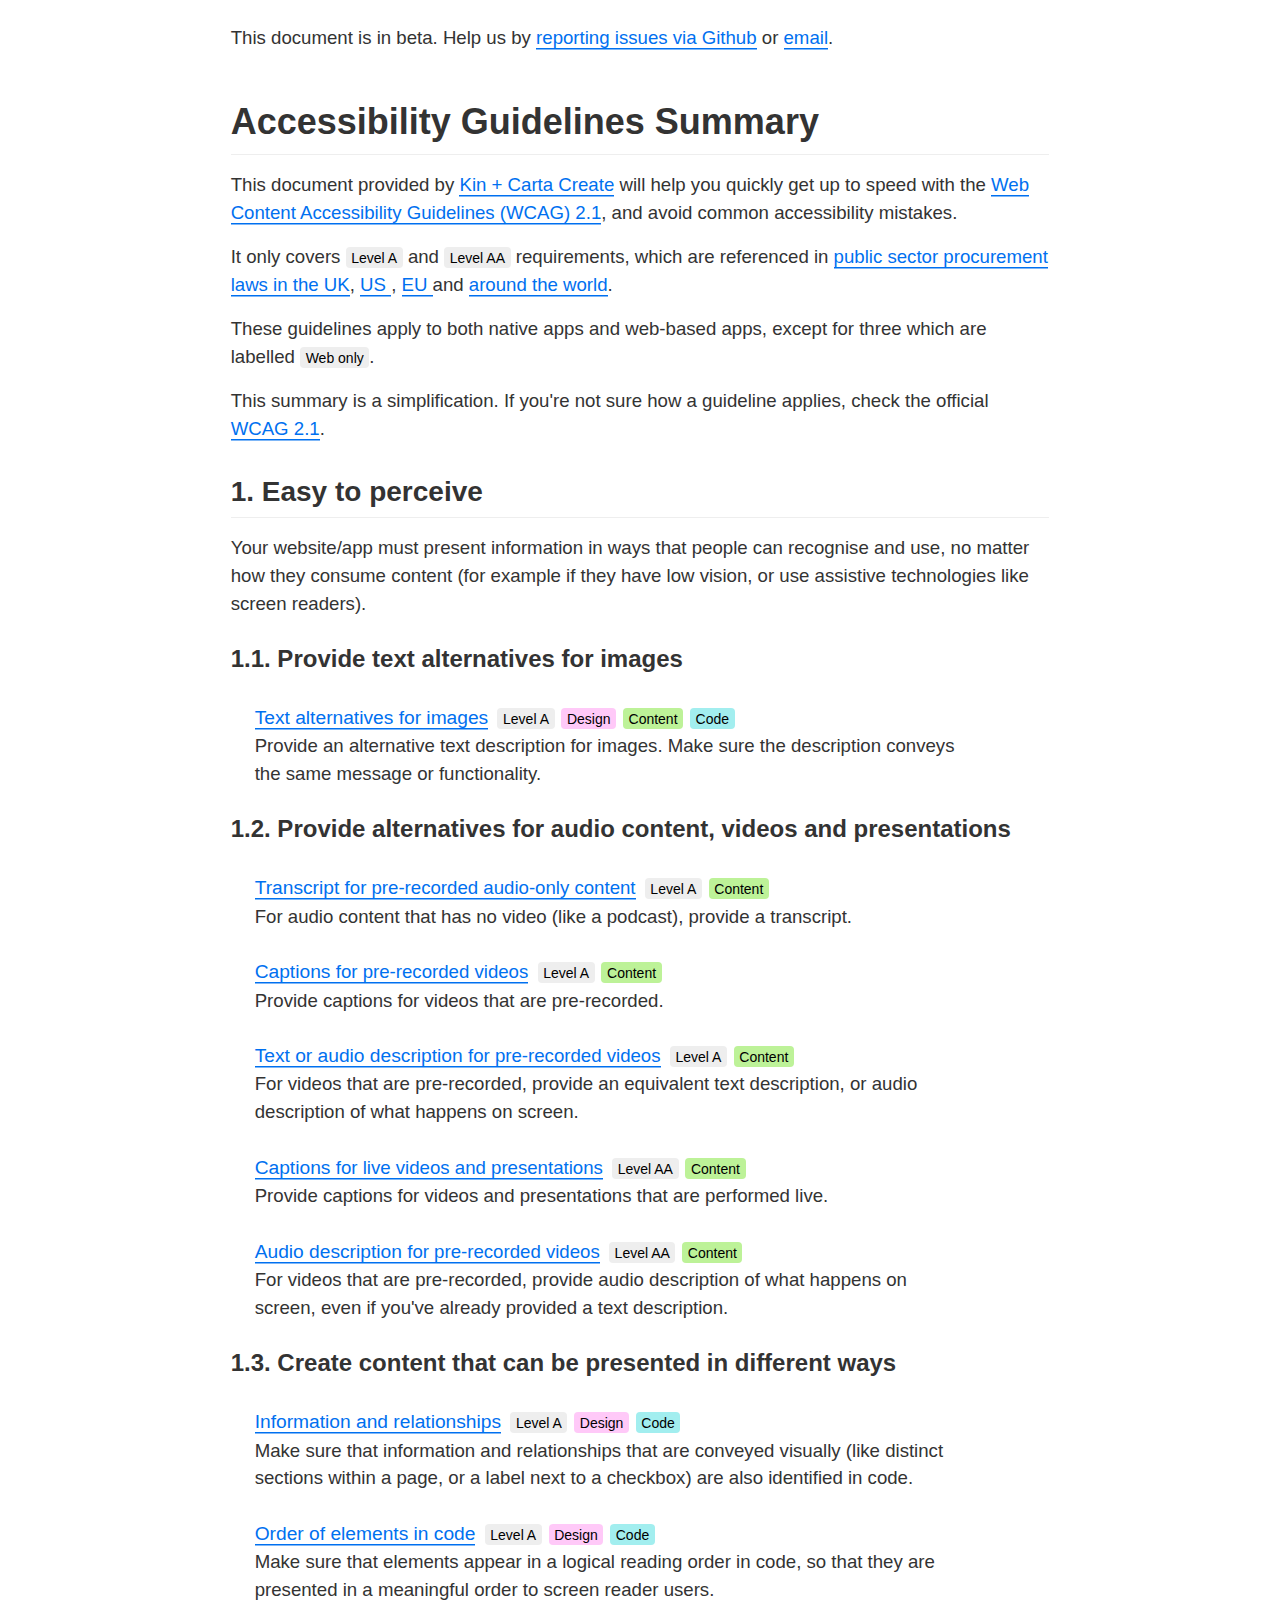
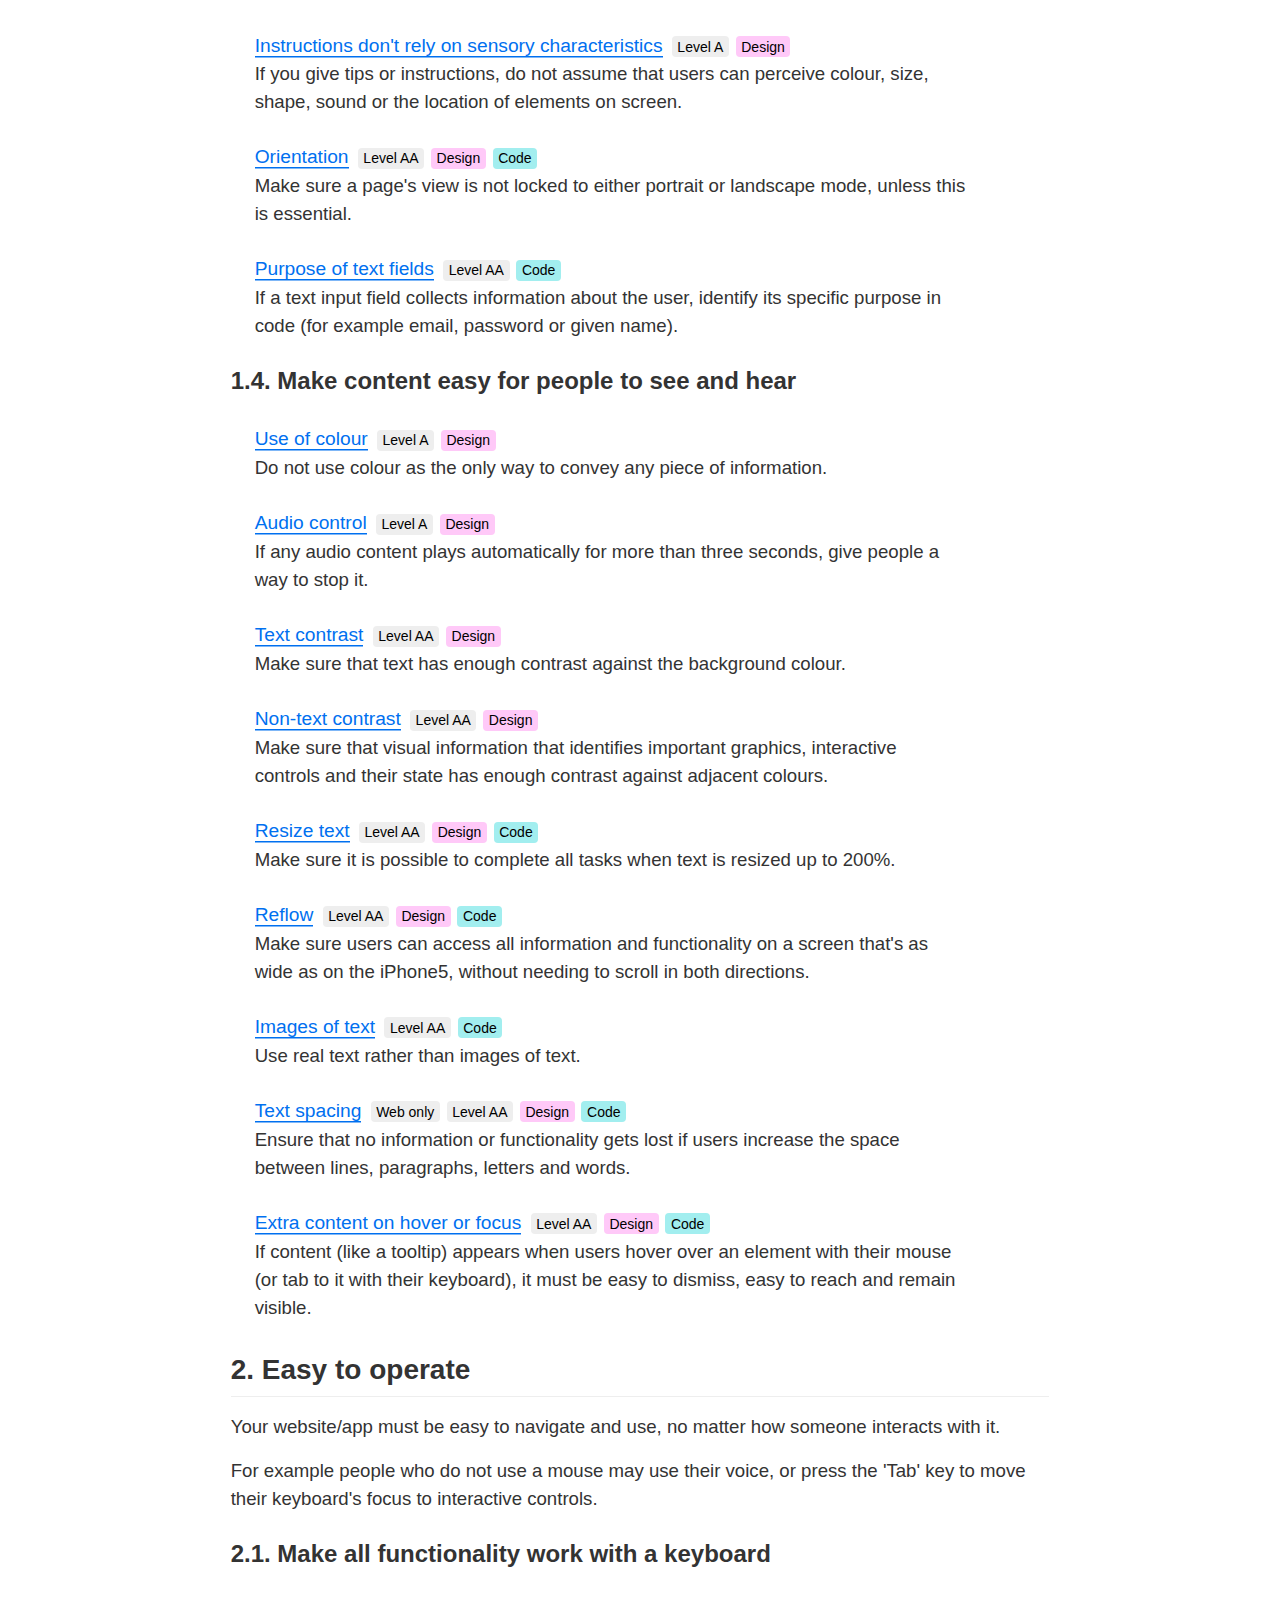
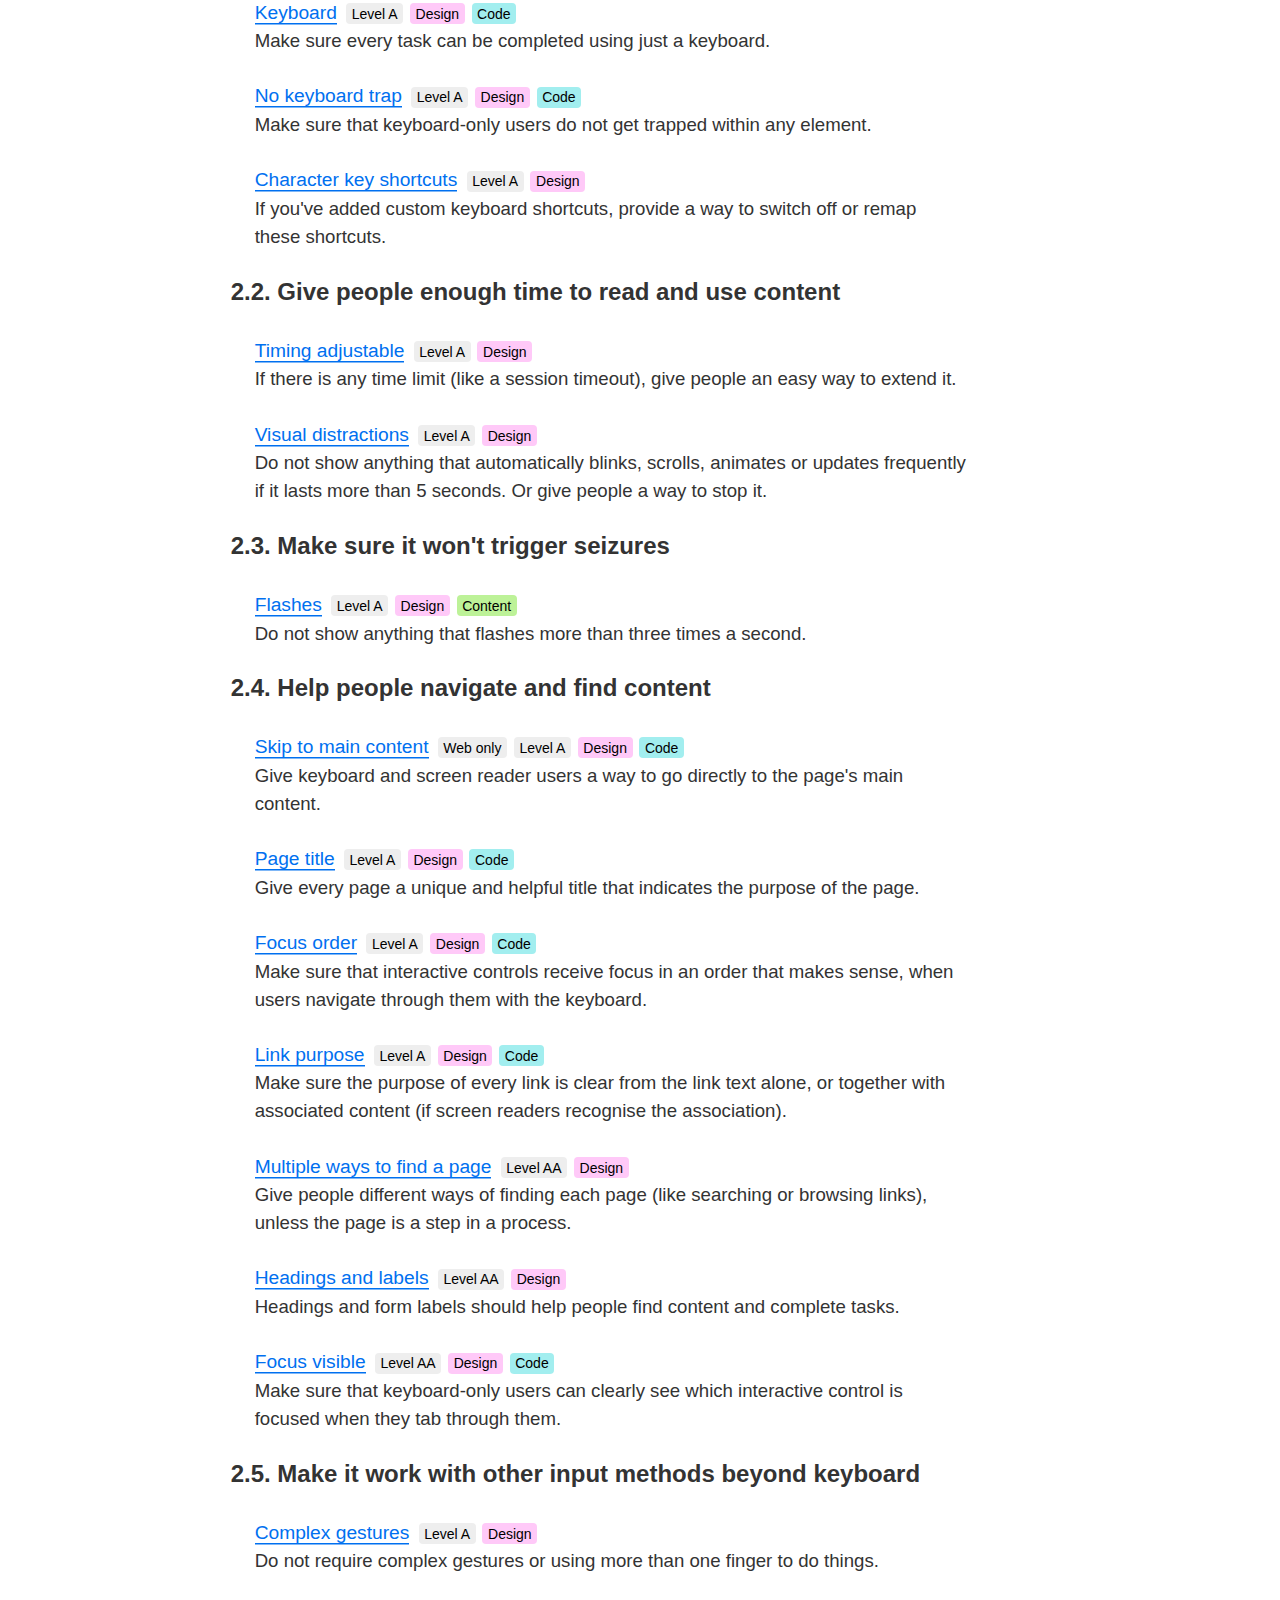
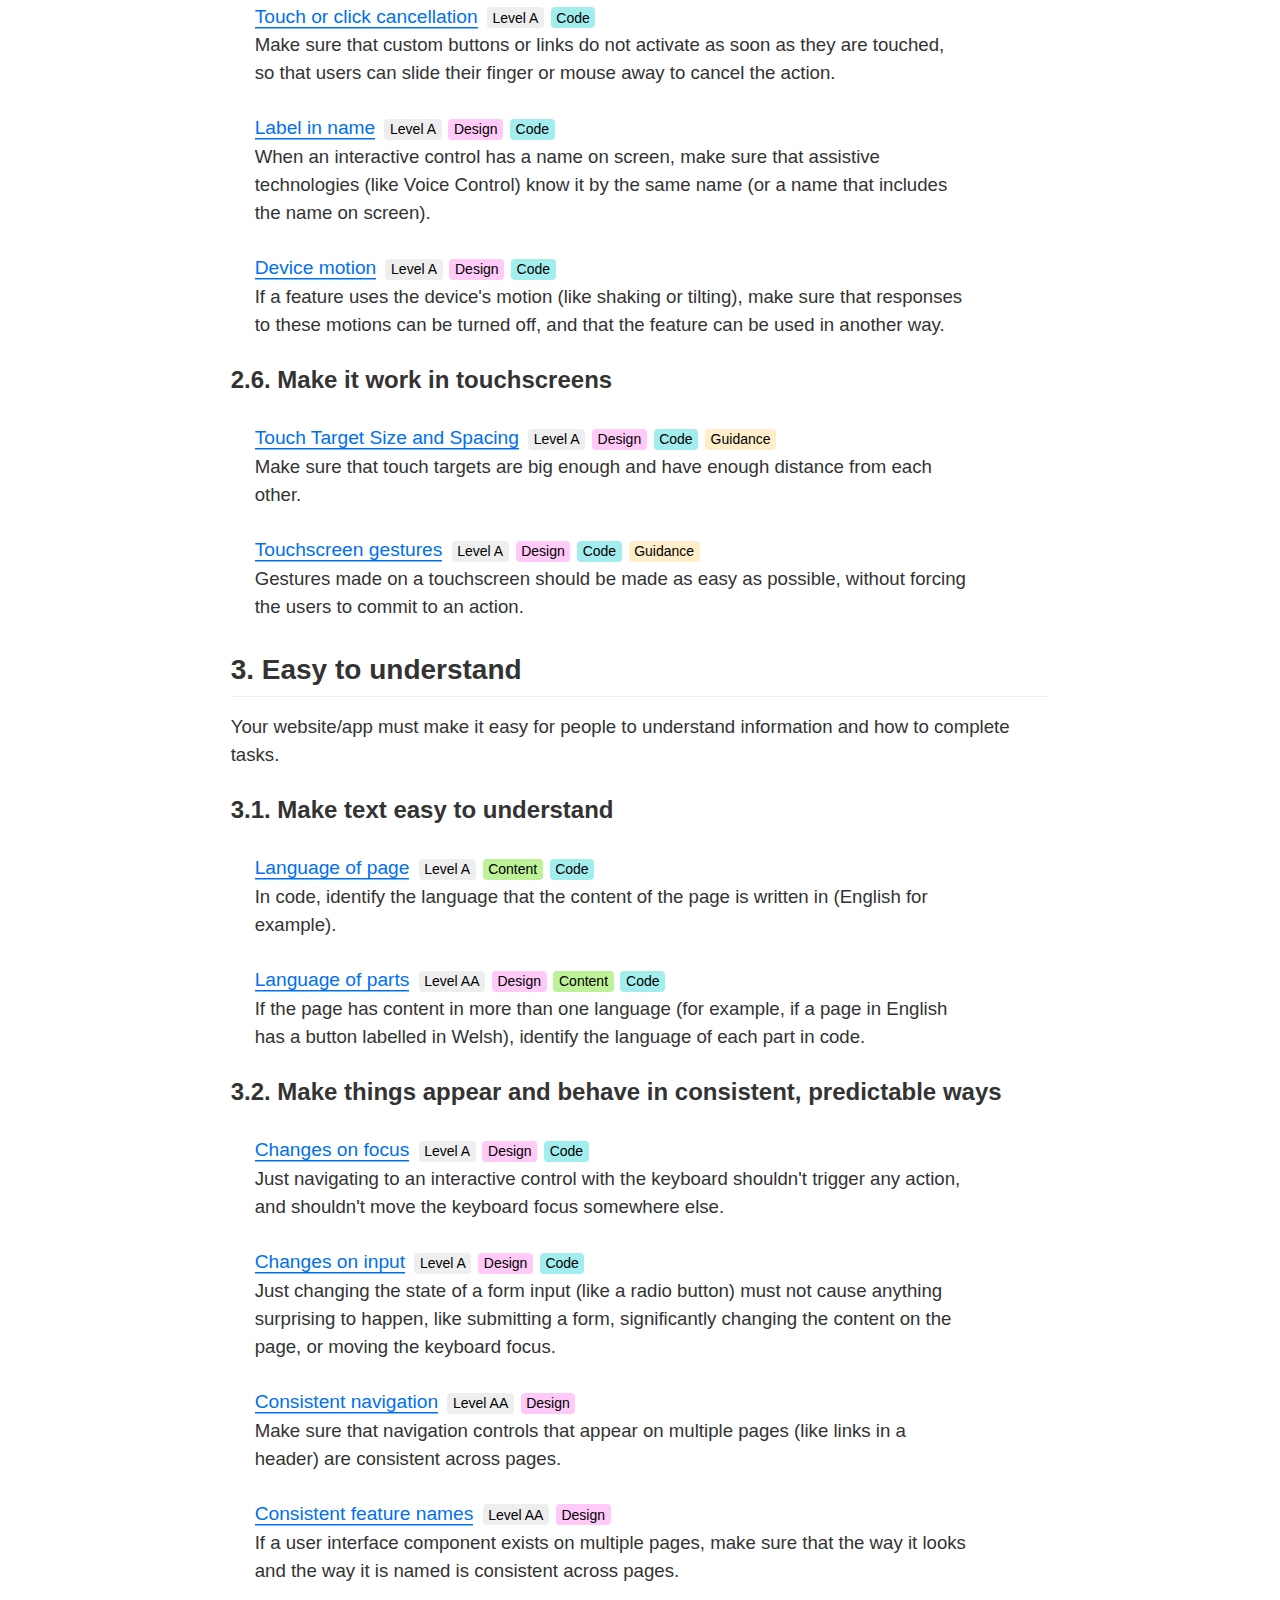
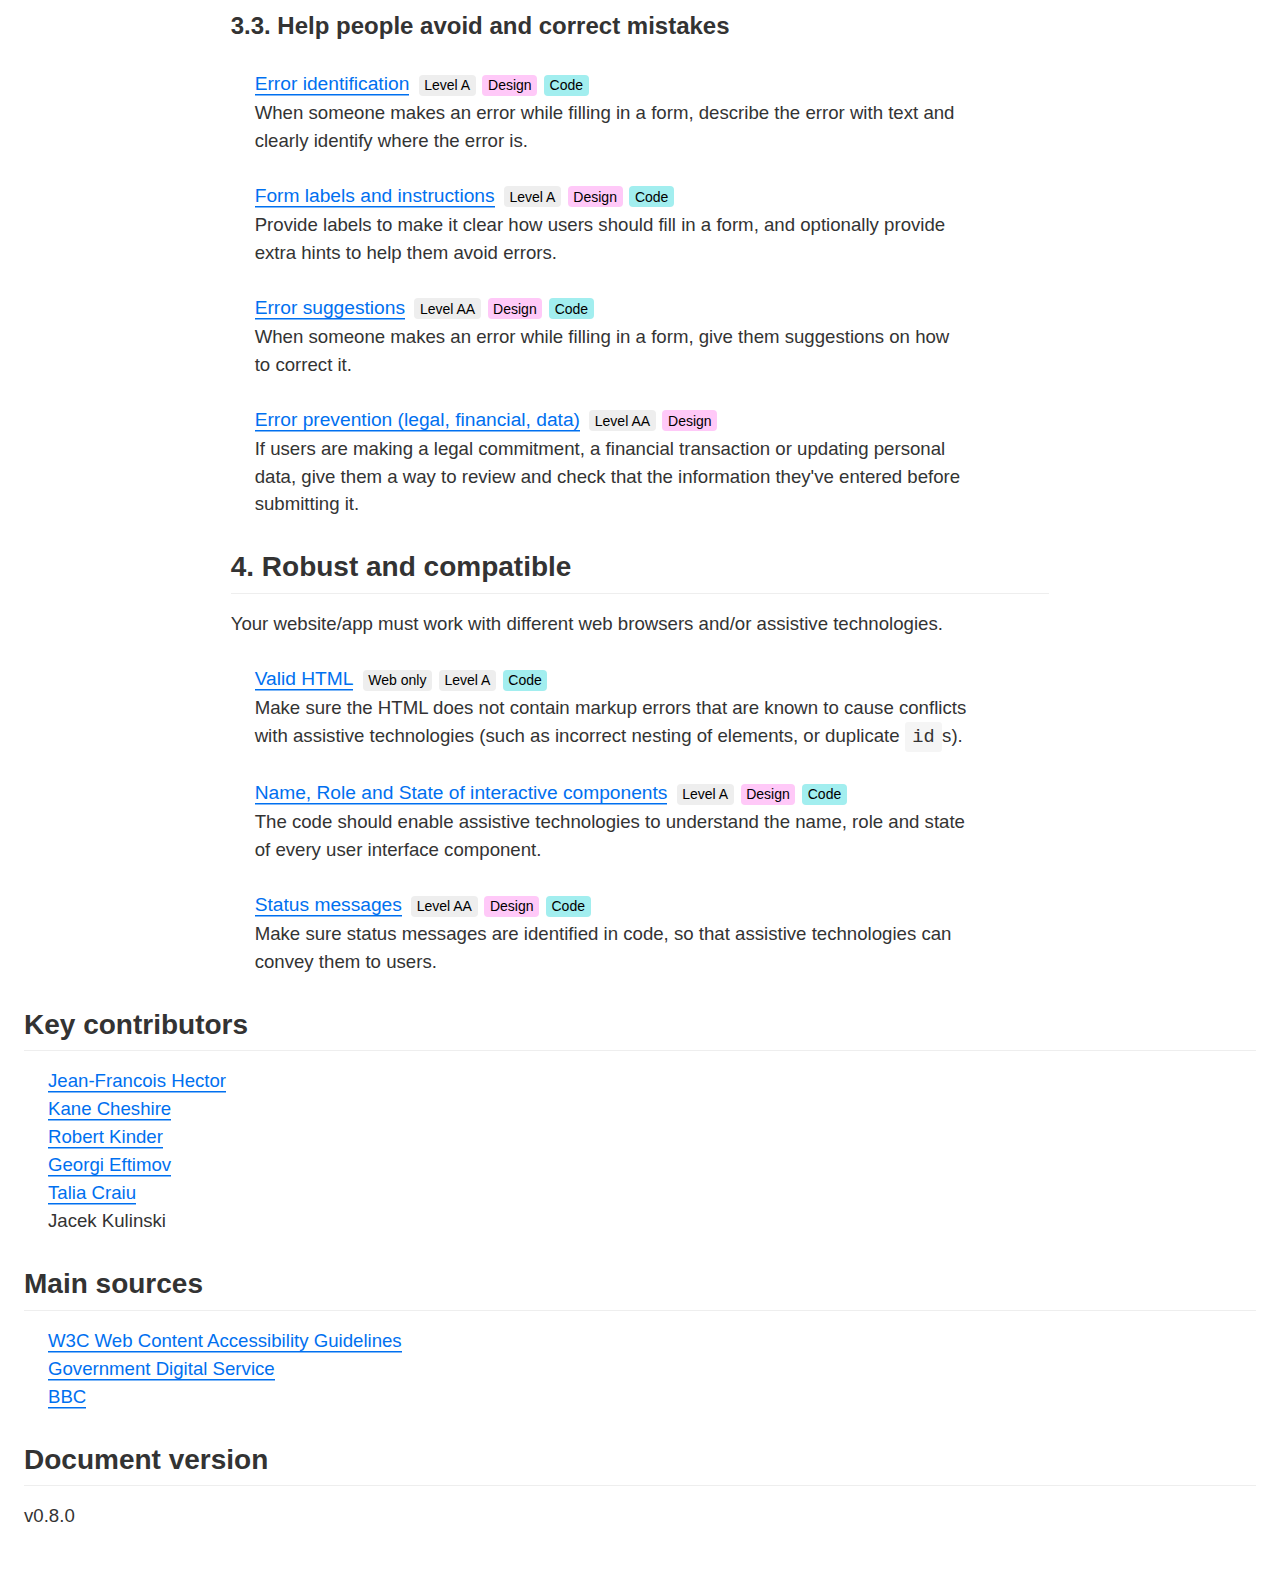
<file: index.html>
<!DOCTYPE html>
<html lang="en">
  <head>
    <title>Accessibility Guidelines Summary</title>
    <meta charset="utf-8">
    <meta name="viewport" content="width=device-width, initial-scale=1">
    <link rel="stylesheet" href="./styles.css">
  </head>

  <body>
    <header>
      <p>This document is in beta. Help us by <a href="https://github.com/theappbusiness/accessibility-guidelines">reporting issues via Github</a> or <a href="mailto:a11y@kinandcarta.com">email</a>.</p>
            
      <h1>Accessibility Guidelines Summary</h1>
  
      <p>This document provided by <a href="https://www.kinandcarta.com/">Kin + Carta Create</a> will help you quickly get up to speed with the <a href="https://www.w3.org/TR/WCAG21/">Web Content Accessibility Guidelines (WCAG) 2.1</a>, and avoid common accessibility mistakes.</p>

      <p>It only covers <span class="badge badge--level">Level A</span> and <span class="badge badge--level">Level AA</span> requirements, which are referenced in <a href="https://www.gov.uk/guidance/accessibility-requirements-for-public-sector-websites-and-apps">public sector procurement laws in the UK</a>, <a href="https://en.wikipedia.org/wiki/Section_508_Amendment_to_the_Rehabilitation_Act_of_1973">US <span class="!visually-hidden">public sector procurement laws</span></a>, <a href="http://mandate376.standards.eu/standard/technical-requirements/#9">EU <span class="!visually-hidden">public sector procurement laws</span></a> and <a href="https://www.w3.org/WAI/policies/"><span class="!visually-hidden">public sector procurement laws </span>around the world</a>.
  
      <p>These guidelines apply to both native apps and web-based apps, except for three which are labelled <span class="badge badge--web-only">Web only</span>.</p>

      <p>This summary is a simplification. If you're not sure how a guideline applies, check the official <a href="https://www.w3.org/TR/WCAG21/">WCAG 2.1</a>.</p>
    </header>

    <main>
      <section aria-labelledby="principle_1_header">
        <h2 id="principle_1_header">1. Easy to perceive</h2>
  
        <p>Your website/app must present information in ways that people can recognise and use, no matter how they consume content (for example if they have low vision, or use assistive technologies like screen readers).</p>
  
        <h3 id="1_1_heading">1.1. Provide text alternatives for images</h3>
  
        <ul aria-labelledby="1_1_heading">
          <li class="guideline">
            <a href="./guidelines/1.1.1.html">Text alternatives for images</a>
            <ul class="badges">
              <li class="badge badge--level">Level A</li>
              <li class="badge badge--design">Design</li>
              <li class="badge badge--content">Content</li>
              <li class="badge badge--code">Code</li>
            </ul>
            <div>Provide an alternative text description for images. Make sure the description conveys the same message or functionality.</div>
          </li>
        </ul>
  
        <h3 id="1_2_heading">1.2. Provide alternatives for audio content, videos and presentations</h3>
  
        <ul aria-labelledby="1_2_heading">
          <li class="guideline">
            <a href="./guidelines/1.2.1-audio-only.html">Transcript <span class="!font-weight-400">for pre-recorded audio-only content</span></a>
            <ul class="badges">
              <li class="badge badge--level">Level A</li>
              <li class="badge badge--content">Content</li>
            </ul>
            <div>For audio content that has no video (like a podcast), provide a transcript.</div>
          </li>
  
          <li class="guideline">
            <a href="./guidelines/1.2.2.html">Captions <span class="!font-weight-400">for pre-recorded videos</span></a>
            <ul class="badges">
              <li class="badge badge--level">Level A</li>
              <li class="badge badge--content">Content</li>
            </ul>
            <div>Provide captions for videos that are pre-recorded.</div>
          </li>
  
          <li class="guideline">
            <a href="./guidelines/1.2.3.html">Text or audio description <span class="!font-weight-400">for pre-recorded videos</span></a>
            <ul class="badges">
              <li class="badge badge--level">Level A</li>
              <li class="badge badge--content">Content</li>
            </ul>
            <div>For videos that are pre-recorded, provide an equivalent text description, or audio description of what happens on screen.</div>
          </li>
  
          <li class="guideline">
            <a href="./guidelines/1.2.4.html">Captions <span class="!font-weight-400">for live videos and presentations</span></a>
            <ul class="badges">
              <li class="badge badge--level">Level AA</li>
              <li class="badge badge--content">Content</li>
            </ul>
            <div>Provide captions for videos and presentations that are performed live.</div>
          </li>
  
          <li class="guideline">
            <a href="./guidelines/1.2.5.html">Audio description <span class="!font-weight-400">for pre-recorded videos</span></a>
            <ul class="badges">
              <li class="badge badge--level">Level AA</li>
              <li class="badge badge--content">Content</li>
            </ul>
            <div>For videos that are pre-recorded, provide audio description of what happens on screen, even if you've already provided a text description.</div>
          </li>
        </ul>
  
        <h3 id="1_3_heading">1.3. Create content that can be presented in different ways</h3>
  
        <ul aria-labelledby="1_3_heading">
          <li class="guideline">
            <a href="./guidelines/1.3.1.html">Information and relationships</a>
            <ul class="badges">
              <li class="badge badge--level">Level A</li>
              <li class="badge badge--design">Design</li>
              <li class="badge badge--code">Code</li>
            </ul>
            <div>Make sure that information and relationships that are conveyed visually (like distinct sections within a page, or a label next to a checkbox) are also identified in code.</div>
          </li>
  
          <li class="guideline">
            <a href="./guidelines/1.3.2.html">Order of elements in code</a>
            <ul class="badges">
              <li class="badge badge--level">Level A</li>
              <li class="badge badge--design">Design</li>
              <li class="badge badge--code">Code</li>
            </ul>
            <div>Make sure that elements appear in a logical reading order in code, so that they are presented in a meaningful order to screen reader users.</div>
          </li>
  
          <li class="guideline">
            <a href="./guidelines/1.3.3.html">Instructions don't rely on sensory characteristics</a>
            <ul class="badges">
              <li class="badge badge--level">Level A</li>
              <li class="badge badge--design">Design</li>
            </ul>
            <div>If you give tips or instructions, do not assume that users can perceive colour, size, shape, sound or the location of elements on screen.</div>
          </li>
  
          <li class="guideline">
            <a href="./guidelines/1.3.4.html">Orientation</a>
            <ul class="badges">
              <li class="badge badge--level">Level AA</li>
              <li class="badge badge--design">Design</li>
              <li class="badge badge--code">Code</li>
            </ul>
            <div>Make sure a page's view is not locked to either portrait or landscape mode, unless this is essential.</div>
          </li>
  
          <li class="guideline">
            <a href="./guidelines/1.3.5.html">Purpose of text fields</a>
            <ul class="badges">
              <li class="badge badge--level">Level AA</li>
              <li class="badge badge--code">Code</li>
            </ul>
            <div>If a text input field collects information about the user, identify its specific purpose in code (for example email, password or given name).</div>
          </li>
        </ul>
  
        <h3 id="1_4_heading">1.4. Make content easy for people to see and hear</h3>
  
        <ul aria-labelledby="1_4_heading">
            <li class="guideline">
              <a href="./guidelines/1.4.1.html">Use of colour</a>
              <ul class="badges">
                <li class="badge badge--level">Level A</li>
                <li class="badge badge--design">Design</li>
              </ul>
              <div>Do not use colour as the only way to convey any piece of information.</div>
            </li>
  
            <li class="guideline">
              <a href="./guidelines/1.4.2.html">Audio control</a>
              <ul class="badges">
                <li class="badge badge--level">Level A</li>
                <li class="badge badge--design">Design</li>
              </ul>
              <div>If any audio content plays automatically for more than three seconds, give people a way to stop it.</div>
            </li>
  
            <li class="guideline">
              <a href="./guidelines/1.4.3.html">Text contrast</a>
              <ul class="badges">
                <li class="badge badge--level">Level AA</li>
                <li class="badge badge--design">Design</li>
              </ul>
              <div>Make sure that text has enough contrast against the background colour.</div>
            </li>
  
            <li class="guideline">
              <a href="./guidelines/1.4.11.html">Non-text contrast</a>
              <ul class="badges">
                <li class="badge badge--level">Level AA</li>
                <li class="badge badge--design">Design</li>
              </ul>
              <div>Make sure that visual information that identifies important graphics, interactive controls and their state has enough contrast against adjacent colours.</div>
            </li>
  
            <li class="guideline">
              <a href="./guidelines/1.4.4.html">Resize text</a>
              <ul class="badges">
                <li class="badge badge--level">Level AA</li>
                <li class="badge badge--design">Design</li>
                <li class="badge badge--code">Code</li>
              </ul>
              <div>Make sure it is possible to complete all tasks when text is resized up to 200%.</div>
            </li>
  
            <li class="guideline">
              <a href="./guidelines/1.4.10.html">Reflow</a>
              <ul class="badges">
                <li class="badge badge--level">Level AA</li>
                <li class="badge badge--design">Design</li>
                <li class="badge badge--code">Code</li>
              </ul>
              <div>Make sure users can access all information and functionality on a screen that's as wide as on the iPhone5, without needing to scroll in both directions.</div>
            </li>

            <li class="guideline">
              <a href="./guidelines/1.4.5.html">Images of text</a>
              <ul class="badges">
                <li class="badge badge--level">Level AA</li>
                <li class="badge badge--code">Code</li>
              </ul>
              <div>Use real text rather than images of text.</div>
            </li>
  
            <li class="guideline">
              <a href="./guidelines/1.4.12.html">Text spacing</a>
              <ul class="badges">
                <span class="badge badge--web-only">Web only</span>
                <li class="badge badge--level">Level AA</li>
                <li class="badge badge--design">Design</li>
                <li class="badge badge--code">Code</li>
              </ul>
              <div>Ensure that no information or functionality gets lost if users increase the space between lines, paragraphs, letters and words.</div>
            </li>
  
            <li class="guideline">
              <a href="./guidelines/1.4.13.html">Extra content on hover or focus</a>
              <ul class="badges">
                <li class="badge badge--level">Level AA</li>
                <li class="badge badge--design">Design</li>
                <li class="badge badge--code">Code</li>
              </ul>
              <div>If content (like a tooltip) appears when users hover over an element with their mouse (or tab to it with their keyboard), it must be easy to dismiss, easy to reach and remain visible.</div>
            </li>
        </ul>
      </section>
  
      <section aria-labelledby="principle_2_header">
        <h2 id="principle_2_header">2. Easy to operate</h2>
  
        <p>Your website/app must be easy to navigate and use, no matter how someone interacts with it.</p>
  
        <p>For example people who do not use a mouse may use their voice, or press the 'Tab' key to move their keyboard's focus to interactive controls.</p>
  
        <h3 id="2_1_heading">2.1. Make all functionality work with a keyboard</h3>
  
        <ul aria-labelledby="2_1_heading">
          <li class="guideline">
            <a href="./guidelines/2.1.1.html">Keyboard</a>
            <ul class="badges">
              <li class="badge badge--level">Level A</li>
              <li class="badge badge--design">Design</li>
              <li class="badge badge--code">Code</li>
            </ul>
            <div>Make sure every task can be completed using just a keyboard.</div>
          </li>
  
          <li class="guideline">
            <a href="./guidelines/2.1.2.html">No keyboard trap</a>
            <ul class="badges">
              <li class="badge badge--level">Level A</li>
              <li class="badge badge--design">Design</li>
              <li class="badge badge--code">Code</li>
            </ul>
            <div>Make sure that keyboard-only users do not get trapped within any element.</div>
          </li>
  
          <li class="guideline">
            <a href="./guidelines/2.1.4.html">Character key shortcuts</a>
            <ul class="badges">
              <li class="badge badge--level">Level A</li>
              <li class="badge badge--design">Design</li>
            </ul>
            <div>If you've added custom keyboard shortcuts, provide a way to switch off or remap these shortcuts.</div>
          </li>
        </ul>
  
        <h3 id="2_2_heading">2.2. Give people enough time to read and use content</h3>
  
        <ul aria-labelledby="2_2_heading">
          <li class="guideline">
            <a href="./guidelines/2.2.1.html">Timing adjustable</a>
            <ul class="badges">
              <li class="badge badge--level">Level A</li>
              <li class="badge badge--design">Design</li>
            </ul>
            <div>If there is any time limit (like a session timeout), give people an easy way to extend it.</div>
          </li>
  
          <li class="guideline">
            <a href="./guidelines/2.2.2.html">Visual distractions</a>
            <ul class="badges">
              <li class="badge badge--level">Level A</li>
              <li class="badge badge--design">Design</li>
            </ul>
            <div>Do not show anything that automatically blinks, scrolls, animates or updates frequently if it lasts more than 5 seconds. Or give people a way to stop it.</div>
          </li>
        </ul>
  
        <h3 id="2_3_heading">2.3. Make sure it won't trigger seizures</h3>
  
        <ul aria-labelledby="2_3_heading">
          <li class="guideline">
            <a href="./guidelines/2.3.1.html">Flashes</a>
            <ul class="badges">
              <li class="badge badge--level">Level A</li>
              <li class="badge badge--design">Design</li>
              <li class="badge badge--content">Content</li>
            </ul>
            <div>Do not show anything that flashes more than three times a second.</div>
          </li>
        </ul>
  
        <h3 id="2_4_heading">2.4. Help people navigate and find content</h3>
  
        <ul aria-labelledby="2_4_heading">
          <li class="guideline">
            <a href="./guidelines/2.4.1.html">Skip to main content</a>
            <ul class="badges">
              <li class="badge badge--web-only">Web only</li>
              <li class="badge badge--level">Level A</li>
              <li class="badge badge--design">Design</li>
              <li class="badge badge--code">Code</li>
            </ul>
            <div>Give keyboard and screen reader users a way to go directly to the page's main content.</div>
          </li>
  
          <li class="guideline">
            <a href="./guidelines/2.4.2.html">Page title</a>
            <ul class="badges">
              <li class="badge badge--level">Level A</li>
              <li class="badge badge--design">Design</li>
              <li class="badge badge--code">Code</li>
            </ul>
            <div>Give every page a unique and helpful title that indicates the purpose of the page.</div>
          </li>
  
          <li class="guideline">
            <a href="./guidelines/2.4.3.html">Focus order</a>
            <ul class="badges">
              <li class="badge badge--level">Level A</li>
              <li class="badge badge--design">Design</li>
              <li class="badge badge--code">Code</li>
            </ul>
            <div>Make sure that interactive controls receive focus in an order that makes sense, when users navigate through them with the keyboard.</div>
          </li>
  
          <li class="guideline">
            <a href="./guidelines/2.4.4.html">Link purpose</a>
            <ul class="badges">
              <li class="badge badge--level">Level A</li>
              <li class="badge badge--design">Design</li>
              <li class="badge badge--code">Code</li>
            </ul>
            <div>Make sure the purpose of every link is clear from the link text alone, or together with associated content (if screen readers recognise the association).</div>
          </li>
  
          <li class="guideline">
            <a href="./guidelines/2.4.5.html">Multiple ways to find a page</a>
            <ul class="badges">
              <li class="badge badge--level">Level AA</li>
              <li class="badge badge--design">Design</li>
            </ul>
            <div>Give people different ways of finding each page (like searching or browsing links), unless the page is a step in a process.</div>
          </li>
  
          <li class="guideline">
            <a href="./guidelines/2.4.6.html">Headings and labels</a>
            <ul class="badges">
              <li class="badge badge--level">Level AA</li>
              <li class="badge badge--design">Design</li>
            </ul>
            <div>Headings and form labels should help people find content and complete tasks.</div>
          </li>

          <li class="guideline">
            <a href="./guidelines/2.4.7.html">Focus visible</a>
            <ul class="badges">
              <li class="badge badge--level">Level AA</li>
              <li class="badge badge--design">Design</li>
              <li class="badge badge--code">Code</li>
            </ul>
            <div>Make sure that keyboard-only users can clearly see which interactive control is focused when they tab through them.</div>
          </li>
  
        </ul>
  
        <h3 id="2_5_heading">2.5. Make it work with other input methods beyond keyboard</h3>
  
        <ul aria-labelledby="2_5_heading">
          <li class="guideline">
            <a href="./guidelines/2.5.1.html">Complex gestures</a>
            <ul class="badges">
              <li class="badge badge--level">Level A</li>
              <li class="badge badge--design">Design</li>
            </ul>
            <div>Do not require complex gestures or using more than one finger to do things.</div>
          </li>
  
          <li class="guideline">
            <a href="./guidelines/2.5.2.html">Touch or click cancellation</a>
            <ul class="badges">
              <li class="badge badge--level">Level A</li>
              <li class="badge badge--code">Code</li>
            </ul>
            <div>Make sure that custom buttons or links do not activate as soon as they are touched, so that users can slide their finger or mouse away to cancel the action.</div>
          </li>
  
          <li class="guideline">
            <a href="./guidelines/2.5.3.html">Label in name</a>
            <ul class="badges">
              <li class="badge badge--level">Level A</li>
              <li class="badge badge--design">Design</li>
              <li class="badge badge--code">Code</li>
            </ul>
            <div>When an interactive control has a name on screen, make sure that assistive technologies (like Voice Control) know it by the same name (or a name that includes the name on screen).</div>
          </li>
  
          <li class="guideline">
            <a href="./guidelines/2.5.4.html">Device motion</a>
            <ul class="badges">
              <li class="badge badge--level">Level A</li>
              <li class="badge badge--design">Design</li>
              <li class="badge badge--code">Code</li>
            </ul>
            <div>If a feature uses the device's motion (like shaking or tilting), make sure that responses to these motions can be turned off, and that the feature can be used in another way.</div>
          </li>
        </ul>

        <h3 id="2_6_heading">2.6. Make it work in touchscreens</h3>
        <ul aria-labelledby="2_6_heading">
          <li class="guideline">
            <a href="./guidelines/2.6.1.html">Touch Target Size and Spacing</a>
            <ul class="badges">
              <li class="badge badge--level">Level A</li>
              <li class="badge badge--design">Design</li>
              <li class="badge badge--code">Code</li>
              <li class="badge badge--guidance">Guidance</li>
            </ul>
            <div>Make sure that touch targets are big enough and have enough distance from each other.</div>
          </li>
          <li class="guideline">
            <a href="./guidelines/2.6.2.html">Touchscreen gestures</a>
            <ul class="badges">
              <li class="badge badge--level">Level A</li>
              <li class="badge badge--design">Design</li>
              <li class="badge badge--code">Code</li>
              <li class="badge badge--guidance">Guidance</li>
            </ul>
            <div>Gestures made on a touchscreen should be made as easy as possible, without forcing the users to commit to an action.</div>
          </li>
        </ul>

      </section>
  
      <section aria-labelledby="principle_3_heading">
        <h2 id="principle_3_heading">3. Easy to understand</h2>
  
        <p>Your website/app must make it easy for people to understand information and how to complete tasks.</p>
  
        <h3 id="3_1_heading">3.1. Make text easy to understand</h3>
  
        <ul aria-labelledby="3_1_heading">
          <li class="guideline">
            <a href="./guidelines/3.1.1.html">Language of page</a>
            <ul class="badges">
              <li class="badge badge--level">Level A</li>
              <li class="badge badge--content">Content</li>
              <li class="badge badge--code">Code</li>
            </ul>
            <div>In code, identify the language that the content of the page is written in (English for example).</div>
          </li>
  
          <li class="guideline">
            <a href="./guidelines/3.1.2.html">Language of parts</a>
            <ul class="badges">
              <li class="badge badge--level">Level AA</li>
              <li class="badge badge--design">Design</li>
              <li class="badge badge--content">Content</li>
              <li class="badge badge--code">Code</li>
            </ul>
            <div>If the page has content in more than one language (for example, if a page in English has a button labelled in Welsh), identify the language of each part in code.</div>
          </li>
        </ul>
  
        <h3 id="3_2_heading">3.2. Make things appear and behave in consistent, predictable ways</h3>
  
        <ul aria-labelledby="3_2_heading">
          <li class="guideline">
            <a href="./guidelines/3.2.1.html">Changes on focus</a>
            <ul class="badges">
              <li class="badge badge--level">Level A</li>
              <li class="badge badge--design">Design</li>
              <li class="badge badge--code">Code</li>
            </ul>
            <div>Just navigating to an interactive control with the keyboard shouldn't trigger any action, and shouldn't move the keyboard focus somewhere else.</div>
          </li>
  
          <li class="guideline">
            <a href="./guidelines/3.2.2.html">Changes on input</a>
            <ul class="badges">
              <li class="badge badge--level">Level A</li>
              <li class="badge badge--design">Design</li>
              <li class="badge badge--code">Code</li>
            </ul>
            <div>Just changing the state of a form input (like a radio button) must not cause anything surprising to happen, like submitting a form, significantly changing the content on the page, or moving the keyboard focus.</div>
          </li>
  
          <li class="guideline">
            <a href="./guidelines/3.2.3.html">Consistent navigation</a>
            <ul class="badges">
              <li class="badge badge--level">Level AA</li>
              <li class="badge badge--design">Design</li>
            </ul>
            <div>Make sure that navigation controls that appear on multiple pages (like links in a header) are consistent across pages.</div>
          </li>
  
          <li class="guideline">
            <a href="./guidelines/3.2.4.html">Consistent feature names</a>
            <ul class="badges">
              <li class="badge badge--level">Level AA</li>
              <li class="badge badge--design">Design</li>
            </ul>
            <div>If a user interface component exists on multiple pages, make sure that the way it looks and the way it is named is consistent across pages.</div>
          </li>
        </ul>
  
        <h3 id="3_3_heading">3.3. Help people avoid and correct mistakes</h3>
  
        <ul aria-labelledby="3_3_heading">
          <li class="guideline">
            <a href="./guidelines/3.3.1.html">Error identification</a>
            <ul class="badges">
              <li class="badge badge--level">Level A</li>
              <li class="badge badge--design">Design</li>
              <li class="badge badge--code">Code</li>
            </ul>
            <div>When someone makes an error while filling in a form, describe the error with text and clearly identify where the error is.</div>
          </li>
  
          <li class="guideline">
            <a href="./guidelines/3.3.2.html">Form labels and instructions</a>
            <ul class="badges">
              <li class="badge badge--level">Level A</li>
              <li class="badge badge--design">Design</li>
              <li class="badge badge--code">Code</li>
            </ul>
            <div>Provide labels to make it clear how users should fill in a form, and optionally provide extra hints to help them avoid errors.</div>
          </li>
  
          <li class="guideline">
            <a href="./guidelines/3.3.3.html">Error suggestions</a>
            <ul class="badges">
              <li class="badge badge--level">Level AA</li>
              <li class="badge badge--design">Design</li>
              <li class="badge badge--code">Code</li>
            </ul>
            <div>When someone makes an error while filling in a form, give them suggestions on how to correct it.</div>
          </li>
  
          <li class="guideline">
            <a href="./guidelines/3.3.4.html">Error prevention (legal, financial, data)</a>
            <ul class="badges">
              <li class="badge badge--level">Level AA</li>
              <li class="badge badge--design">Design</li>
            </ul>
            <div>If users are making a legal commitment, a financial transaction or updating personal data, give them a way to review and check that the information they've entered before submitting it.</div>
          </li>
        </ul>
      </section>
  
      <section aria-labelledby="principle_4_heading">
        <h2 id="principle_4_heading">4. Robust and compatible</h2>
  
        <p>Your website/app must work with different web browsers and/or assistive technologies.</p>
  
        <ul aria-labelledby="principle_4_heading">
          <li class="guideline">
            <a href="./guidelines/4.1.1.html">Valid HTML</a>
            <ul class="badges">
              <li class="badge badge--web-only">Web only</li>
              <li class="badge badge--level">Level A</li>
              <li class="badge badge--code">Code</li>
            </ul>
            <div>Make sure the HTML does not contain markup errors that are known to cause conflicts with assistive technologies (such as incorrect nesting of elements, or duplicate <code>id</code>s).</div>
          </li>
  
          <li class="guideline">
            <a href="./guidelines/4.1.2.html">Name, Role and State of interactive components</a>
            <ul class="badges">
              <li class="badge badge--level">Level A</li>
              <li class="badge badge--design">Design</li>
              <li class="badge badge--code">Code</li>
            </ul>
            <div>The code should enable assistive technologies to understand the name, role and state of every user interface component.</div>
          </li>
  
          <li class="guideline">
            <a href="./guidelines/4.1.3.html">Status messages</a>
            <ul class="badges">
              <li class="badge badge--level">Level AA</li>
              <li class="badge badge--design">Design</li>
              <li class="badge badge--code">Code</li>
            </ul>
            <div>Make sure status messages are identified in code, so that assistive technologies can convey them to users.</div>
          </li>
        </ul>
      </section>
    </main>
    
    <footer>
      <h2 id="contributors_list">Key contributors</h2>
      <ul aria-describedby="contributors_list">
        <li>
          <a href="https://www.linkedin.com/in/jfhector/">Jean-Francois Hector</a>
        </li>
        <li>
          <a href="https://www.linkedin.com/in/kanecheshire/">Kane Cheshire</a>
        </li>
        <li>
          <a href="https://www.linkedin.com/in/robert-kinder-40175411a/">Robert Kinder</a>
        </li>
        <li>
          <a href="https://www.linkedin.com/in/georgi-eftimov-b079095b/">Georgi Eftimov</a>
        </li>
        <li>
          <a href="https://www.linkedin.com/in/talia-craiu/">Talia Craiu</a>
        </li>
        <li>
          <a>Jacek Kulinski</a>
        </li>
      </ul>

      <h2 id="sources_list">Main sources</h2>
      <ul aria-describedby="sources_list">
        <li>
          <a href="https://www.w3.org/TR/WCAG21/">W3C Web Content Accessibility Guidelines</a>
        </li>
        <li>
          <a href="https://github.com/alphagov/wcag-primer">Government Digital Service</a>
        </li>
        <li>
          <a href="http://www.bbc.co.uk/guidelines/futuremedia/accessibility/mobile">BBC</a>
        </li>
      </ul>

      <h2 id="sources_list">Document version</h2>
      <p>v0.8.0</p>
    </footer>
  </body>
</html>
</file>
<file: styles.css>
/* CSS from Github-flavoured Markdown */

@font-face {
  font-family: octicons-anchor;
  src: url([data-uri]) format('woff');
}

body {
  -ms-text-size-adjust: 100%;
  -webkit-text-size-adjust: 100%;
  color: #333;
  /* overflow: hidden; */
  font-family: "Helvetica Neue", Helvetica, "Segoe UI", Arial, freesans, sans-serif;
  font-size: 16px;
  word-wrap: break-word;
}

strong {
  font-weight: bold;
}

h1 {
  font-size: 2em;
  margin: 0.67em 0;
}

img {
  border: 0;
}

hr {
  box-sizing: content-box;
  height: 0;
}

pre {
  overflow: auto;
}

code,
kbd,
pre {
  font-family: monospace, monospace;
  font-size: 1em;
}

input {
  color: inherit;
  font: inherit;
  margin: 0;
}

html input[disabled] {
  cursor: default;
}

input {
  line-height: normal;
}

input[type="checkbox"] {
  box-sizing: border-box;
  padding: 0;
}

table {
  border-collapse: collapse;
  border-spacing: 0;
}

td,
th {
  padding: 0;
}

* {
  box-sizing: border-box;
}

input {
  font: 13px/1.4 Helvetica, arial, nimbussansl, liberationsans, freesans, clean, sans-serif, "Segoe UI Emoji", "Segoe UI Symbol";
}

hr {
  height: 0;
  margin: 15px 0;
  overflow: hidden;
  background: transparent;
  border: 0;
  border-bottom: 1px solid #ddd;
}

hr:before {
  display: table;
  content: "";
}

hr:after {
  display: table;
  clear: both;
  content: "";
}

h1,
h2,
h3,
h4,
h5,
h6 {
  margin-top: 15px;
  margin-bottom: 15px;
  line-height: 1.1;
}

h1 {
  font-size: 1.875rem;
}

h2 {
  font-size: 1.3125rem;
}

h3 {
  font-size: 1rem;
}

h4 {
  font-size: 0.875rem;
}

h5 {
  font-size: 0.75rem;
}

h6 {
  font-size: 0.70rem;
}

blockquote {
  margin: 0;
}

ul,
ol {
  padding: 0;
  margin-top: 0;
  margin-bottom: 0;
}

ol ol,
ul ol {
  list-style-type: lower-roman;
}

ul ul ol,
ul ol ol,
ol ul ol,
ol ol ol {
  list-style-type: lower-alpha;
}

dd {
  margin-left: 0;
}

code {
  font-family: Consolas, "Liberation Mono", Menlo, Courier, monospace;
  font-size: 12px;
}

pre {
  margin-top: 0;
  margin-bottom: 0;
  font: 12px Consolas, "Liberation Mono", Menlo, Courier, monospace;
}

.octicon {
  font: normal normal normal 16px/1 octicons-anchor;
  display: inline-block;
  text-decoration: none;
  text-rendering: auto;
  -webkit-font-smoothing: antialiased;
  -moz-osx-font-smoothing: grayscale;
  -webkit-user-select: none;
  -moz-user-select: none;
  -ms-user-select: none;
  user-select: none;
}

.octicon-link:before {
  content: '\f05c';
}

a:not(:link):not(:visited) {
  color: inherit;
  text-decoration: none;
}

.anchor {
  position: absolute;
  top: 0;
  left: 0;
  display: block;
  padding-right: 6px;
  padding-left: 30px;
  margin-left: -30px;
}

.anchor:focus {
  outline: none;
}

h1,
h2,
h3,
h4,
h5,
h6 {
  position: relative;
  margin-top: 1em;
  margin-bottom: 16px;
  font-weight: bold;
  line-height: 1.4;
}

h1 .octicon-link,
h2 .octicon-link,
h3 .octicon-link,
h4 .octicon-link,
h5 .octicon-link,
h6 .octicon-link {
  display: none;
  color: #000;
  vertical-align: middle;
}

h1:hover .anchor,
h2:hover .anchor,
h3:hover .anchor,
h4:hover .anchor,
h5:hover .anchor,
h6:hover .anchor {
  padding-left: 8px;
  margin-left: -30px;
  text-decoration: none;
}

h1:hover .anchor .octicon-link,
h2:hover .anchor .octicon-link,
h3:hover .anchor .octicon-link,
h4:hover .anchor .octicon-link,
h5:hover .anchor .octicon-link,
h6:hover .anchor .octicon-link {
  display: inline-block;
}

h1 {
  padding-bottom: 0.3em;
  font-size: 2.25em;
  line-height: 1.2;
  border-bottom: 1px solid #eee;
}

h1 .anchor {
  line-height: 1;
}

h2 {
  padding-bottom: 0.3em;
  font-size: 1.75em;
  line-height: 1.225;
  border-bottom: 1px solid #eee;
}

h2 .anchor {
  line-height: 1;
}

h3 {
  font-size: 1.5em;
  line-height: 1.43;
}

h3 .anchor {
  line-height: 1.2;
}

h4 {
  font-size: 1.25em;
}

h4 .anchor {
  line-height: 1.2;
}

h5 {
  font-size: 1em;
}

h5 .anchor {
  line-height: 1.1;
}

h6 {
  font-size: 1em;
  color: #777;
}

h6 .anchor {
  line-height: 1.1;
}

p,
blockquote,
ul,
ol,
dl,
table,
pre {
  margin-top: 0;
  margin-bottom: 16px;
}

hr {
  height: 4px;
  padding: 0;
  margin: 16px 0;
  background-color: #e7e7e7;
  border: 0 none;
}

ul ul,
ul ol,
ol ol,
ol ul {
  margin-top: 0;
  margin-bottom: 0;
}

li>p {
  margin-top: 16px;
}

dl {
  padding: 0;
}

dl dt {
  padding: 0;
  margin-top: 16px;
  font-size: 1em;
  font-style: italic;
  font-weight: bold;
}

dl dd {
  padding: 0 16px;
  margin-bottom: 16px;
}

blockquote {
  padding: 0 15px;
  color: #777;
  border-left: 4px solid #ddd;
}

blockquote>:first-child {
  margin-top: 0;
}

blockquote>:last-child {
  margin-bottom: 0;
}

table {
  display: block;
  width: 100%;
  overflow: auto;
  word-break: normal;
  word-break: keep-all;
}

table th {
  font-weight: bold;
}

table th,
table td {
  padding: 6px 13px;
  border: 1px solid #ddd;
}

table tr {
  background-color: #fff;
  border-top: 1px solid #ccc;
}

table tr:nth-child(2n) {
  background-color: #f8f8f8;
}

img {
  max-width: 100%;
  box-sizing: border-box;
}

code {
  padding: 0;
  padding-top: 0.2em;
  padding-bottom: 0.2em;
  margin: 0;
  font-size: 85%;
  background-color: rgba(0,0,0,0.04);
  border-radius: 3px;
}

code:before,
code:after {
  letter-spacing: -0.2em;
  content: "\00a0";
}

pre>code {
  padding: 0;
  margin: 0;
  font-size: 100%;
  word-break: normal;
  white-space: pre;
  background: transparent;
  border: 0;
}

.highlight {
  margin-bottom: 16px;
}

.highlight pre,
pre {
  padding: 16px;
  overflow: auto;
  font-size: 85%;
  line-height: 1.45;
  background-color: #f7f7f7;
  border-radius: 3px;
}

.highlight pre {
  margin-bottom: 0;
  word-break: normal;
}

pre {
  word-wrap: normal;
}

pre code {
  display: inline;
  max-width: initial;
  padding: 0;
  margin: 0;
  overflow: initial;
  line-height: inherit;
  word-wrap: normal;
  background-color: transparent;
  border: 0;
}

pre code:before,
pre code:after {
  content: normal;
}

kbd {
  display: inline-block;
  padding: 3px 5px;
  font-size: 11px;
  line-height: 10px;
  color: #555;
  vertical-align: middle;
  background-color: #fcfcfc;
  border: solid 1px #ccc;
  border-bottom-color: #bbb;
  border-radius: 3px;
  box-shadow: inset 0 -1px 0 #bbb;
}

.task-list-item {
  list-style-type: none;
}

.task-list-item+.task-list-item {
  margin-top: 3px;
}

.task-list-item input {
  margin: 0 0.35em 0.25em -1.6em;
  vertical-align: middle;
}

/* Better defaults */

main, header {
  margin: 0 auto;
  max-width: 92ch;
}

h1 {
  margin-top: 3rem;
}

h2 {
  margin-top: 2rem;
}

h3 {
  margin-top: 1.5rem;
}

p, li * {
  font-size: 1.165rem;
}
@media screen and (max-width: 55rem) {
  p, li * {
    font-size: 1rem;
  }
}

p, li {
  max-width: 80ch;
}

/* Project specific styles */

body {
  padding: 1rem;
  padding-bottom: 2rem;
  line-height: 1.5;
}
@media screen and (max-width: 55rem) {
  body {
    padding: 0.5rem;
  }
}

a {
  color: #0070f0;
}

a[href] {
  text-decoration: none;
  box-shadow: 0 1.5px 0 0 currentColor;
}

main a[href] {
  font-weight: 500;
}

a[href]:hover {
  text-decoration: none;
  color: #23828b;
}

a[href]:focus {
  box-shadow: none;
  outline: 3px solid currentColor;
  outline-offset: 0.16rem;
}

ul {
  list-style: none;
  padding-left: 1.5rem;
}
@media screen and (max-width: 55rem) {
  ul {
    padding-left: 0rem;
  }
}
ul.badges {
  padding: 0;
  display: inline-block;
  margin-top: 0.3rem;
  -webkit-print-color-adjust: exact;
}
ul.badges > * {
  margin-left: 0.1rem;
}

li.guideline {
  margin: 1.4rem 0;
}

li.guideline > a {
  font-size: 1.2em;
  margin-right: 0.2rem;
}

li.badge, span.badge {
  display: inline-block;
  padding: .25em .4em;
  font-size: 0.875rem;
  line-height: 1;
  text-align: center;
  white-space: nowrap;
  vertical-align: baseline;
  border-radius: .25rem;
}
.badge--web-only {
  color: #000;
  background-color: #eee;
}
.badge--level {
  color: #000;
  background-color: #eee;
}
.badge--design {
  color: #000;
  background-color: #ffc9f8;
}
.badge--content {
  color: #000;
  background-color: #bdf298;
}
.badge--code {
  color: #000;
  background-color: #a2eeef;
}

.badge--guidance {
  color: #000;
  background-color: #ffeec9;
}

/* Utility classes */

.\!visually-hidden:not(:focus):not(:active) {
  clip: rect(0 0 0 0); 
  clip-path: inset(100%);
  height: 1px;
  overflow: hidden;
  position: absolute;
  white-space: nowrap; 
  width: 1px;
}

.\!font-weight-400 {
  font-weight: 400 !important;
}
</file>
